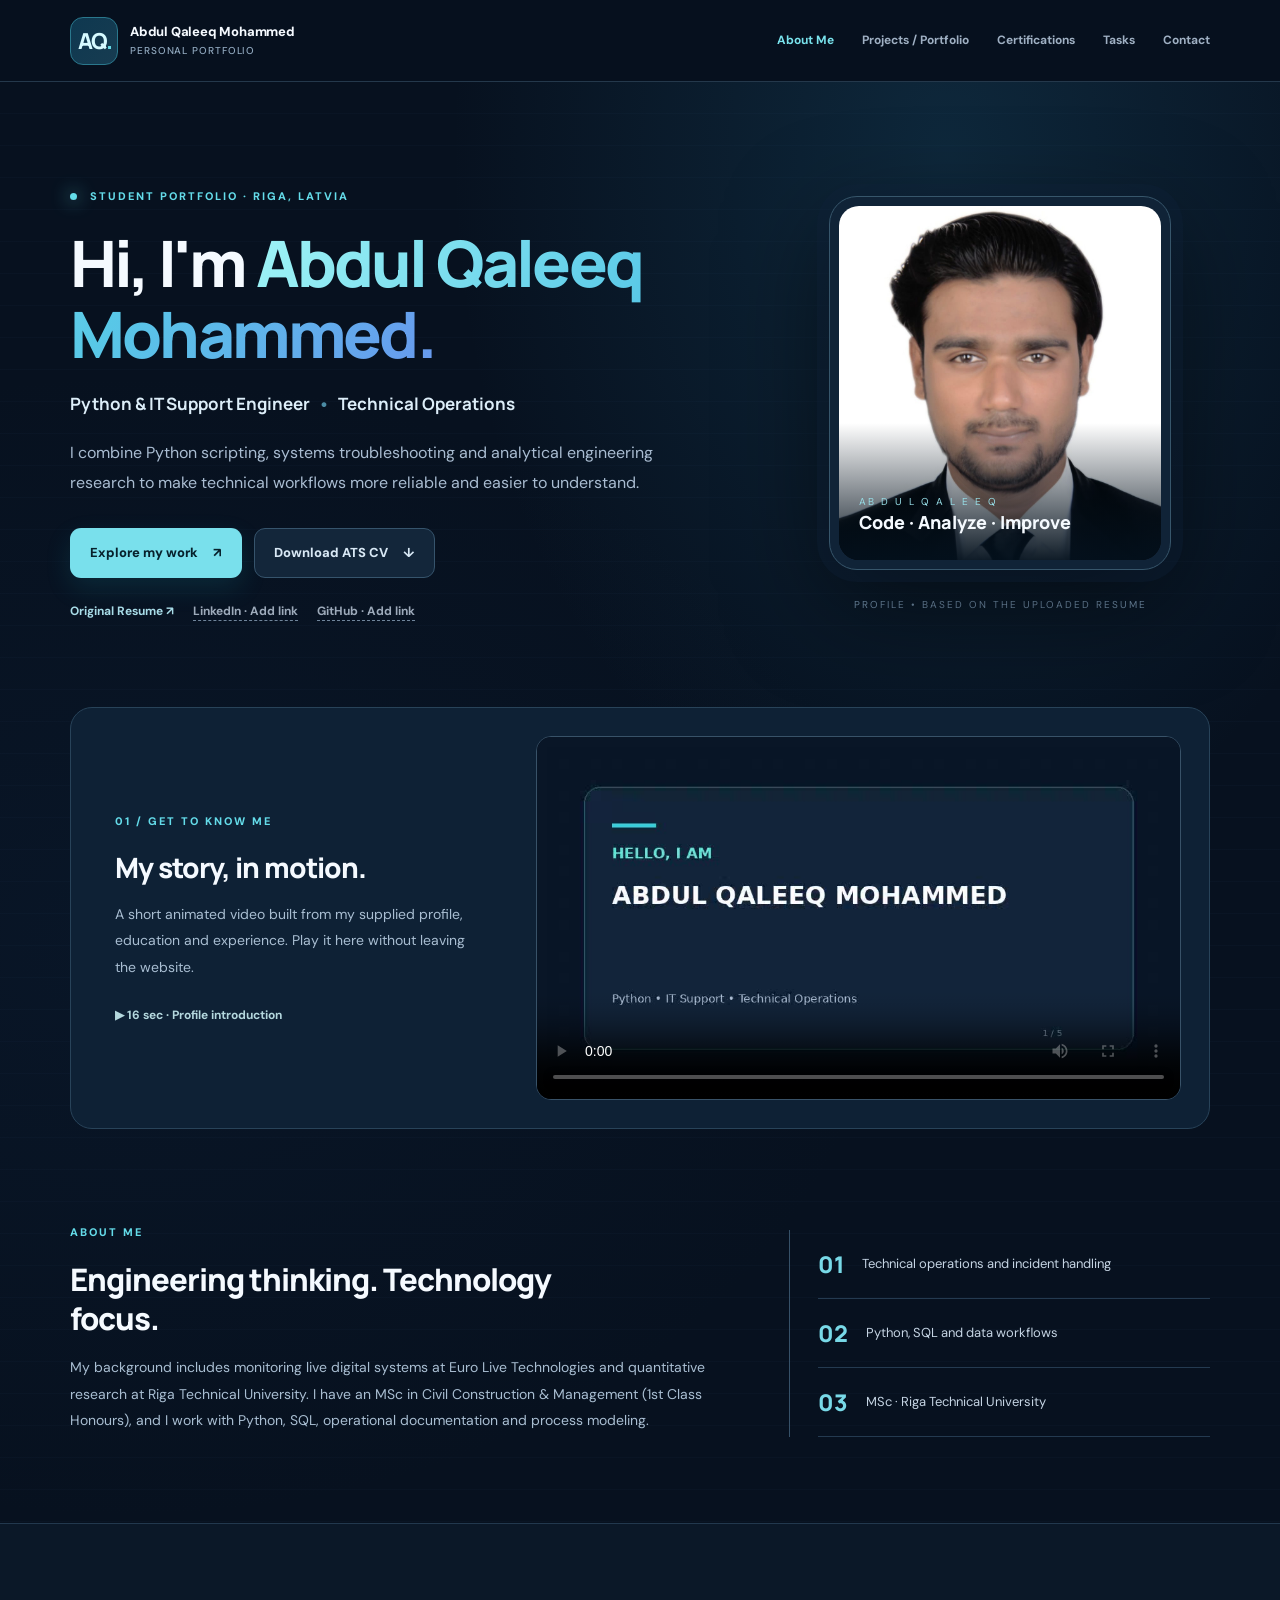
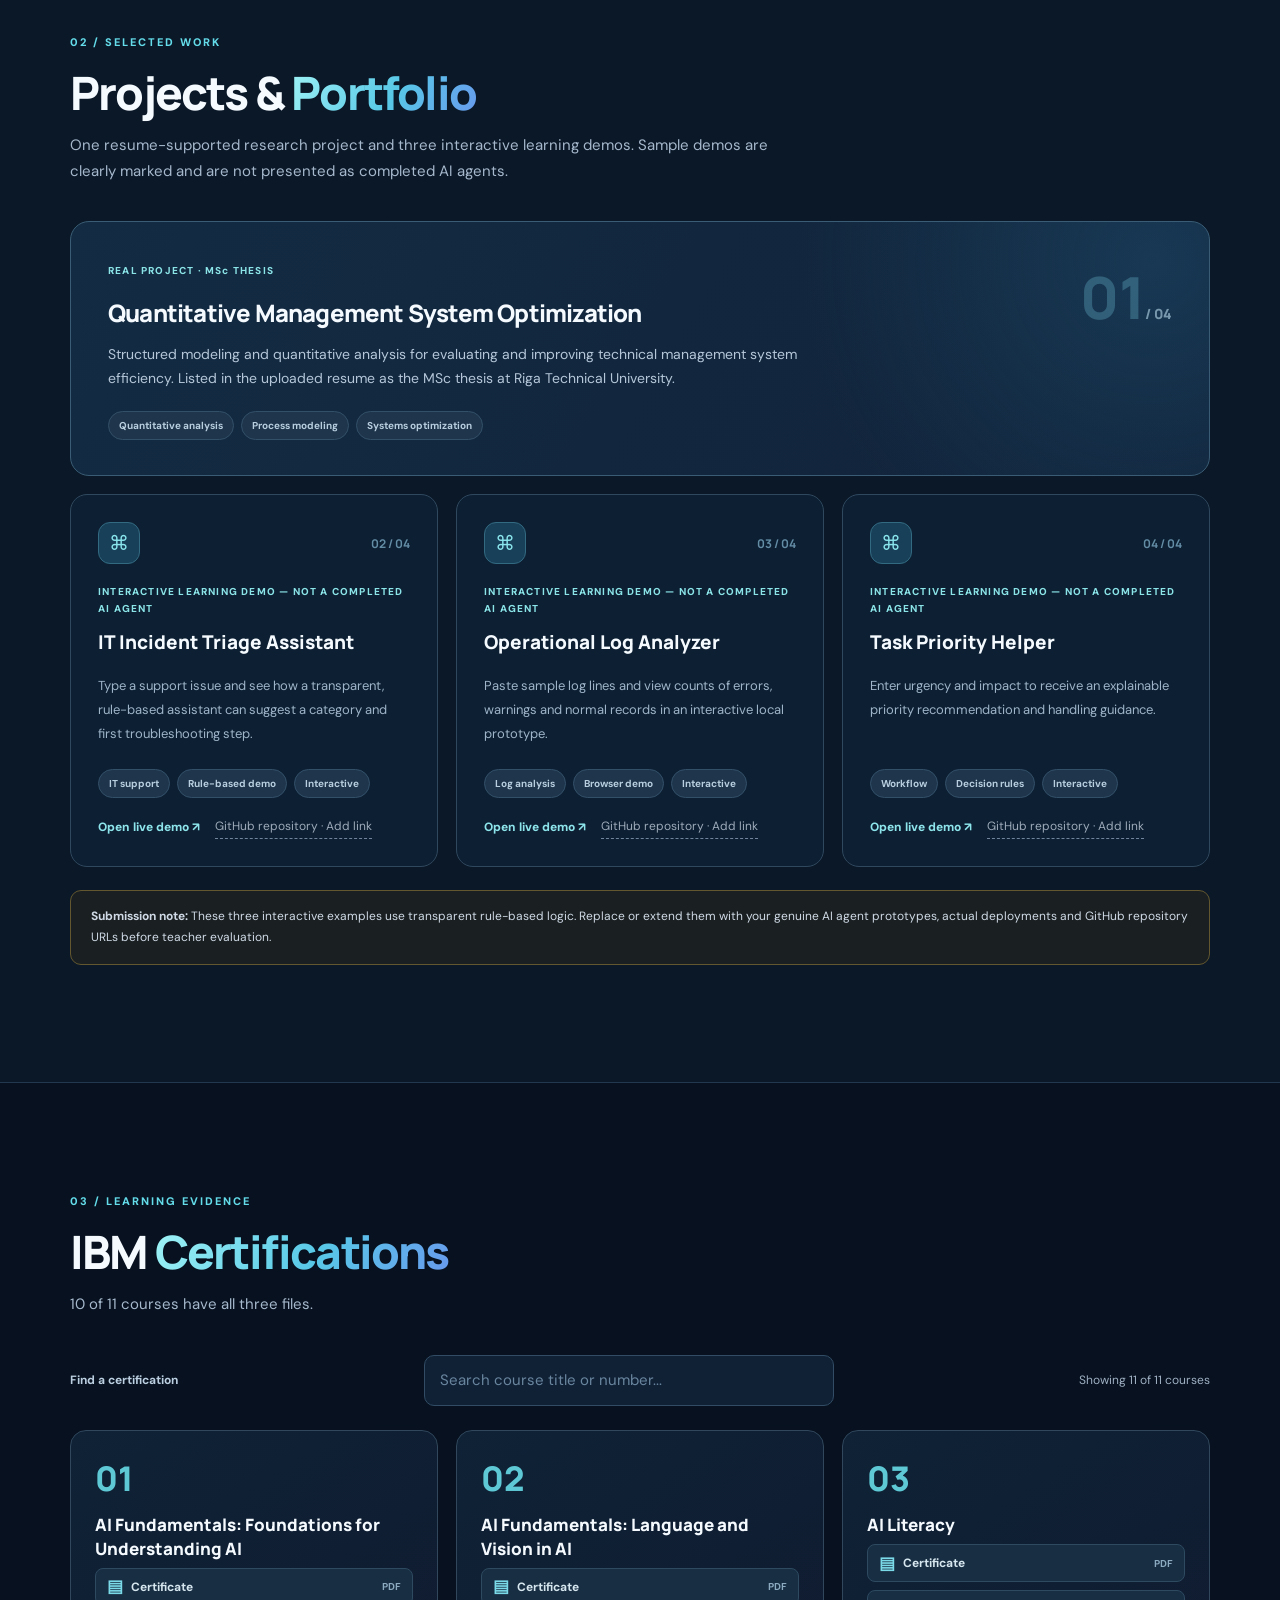
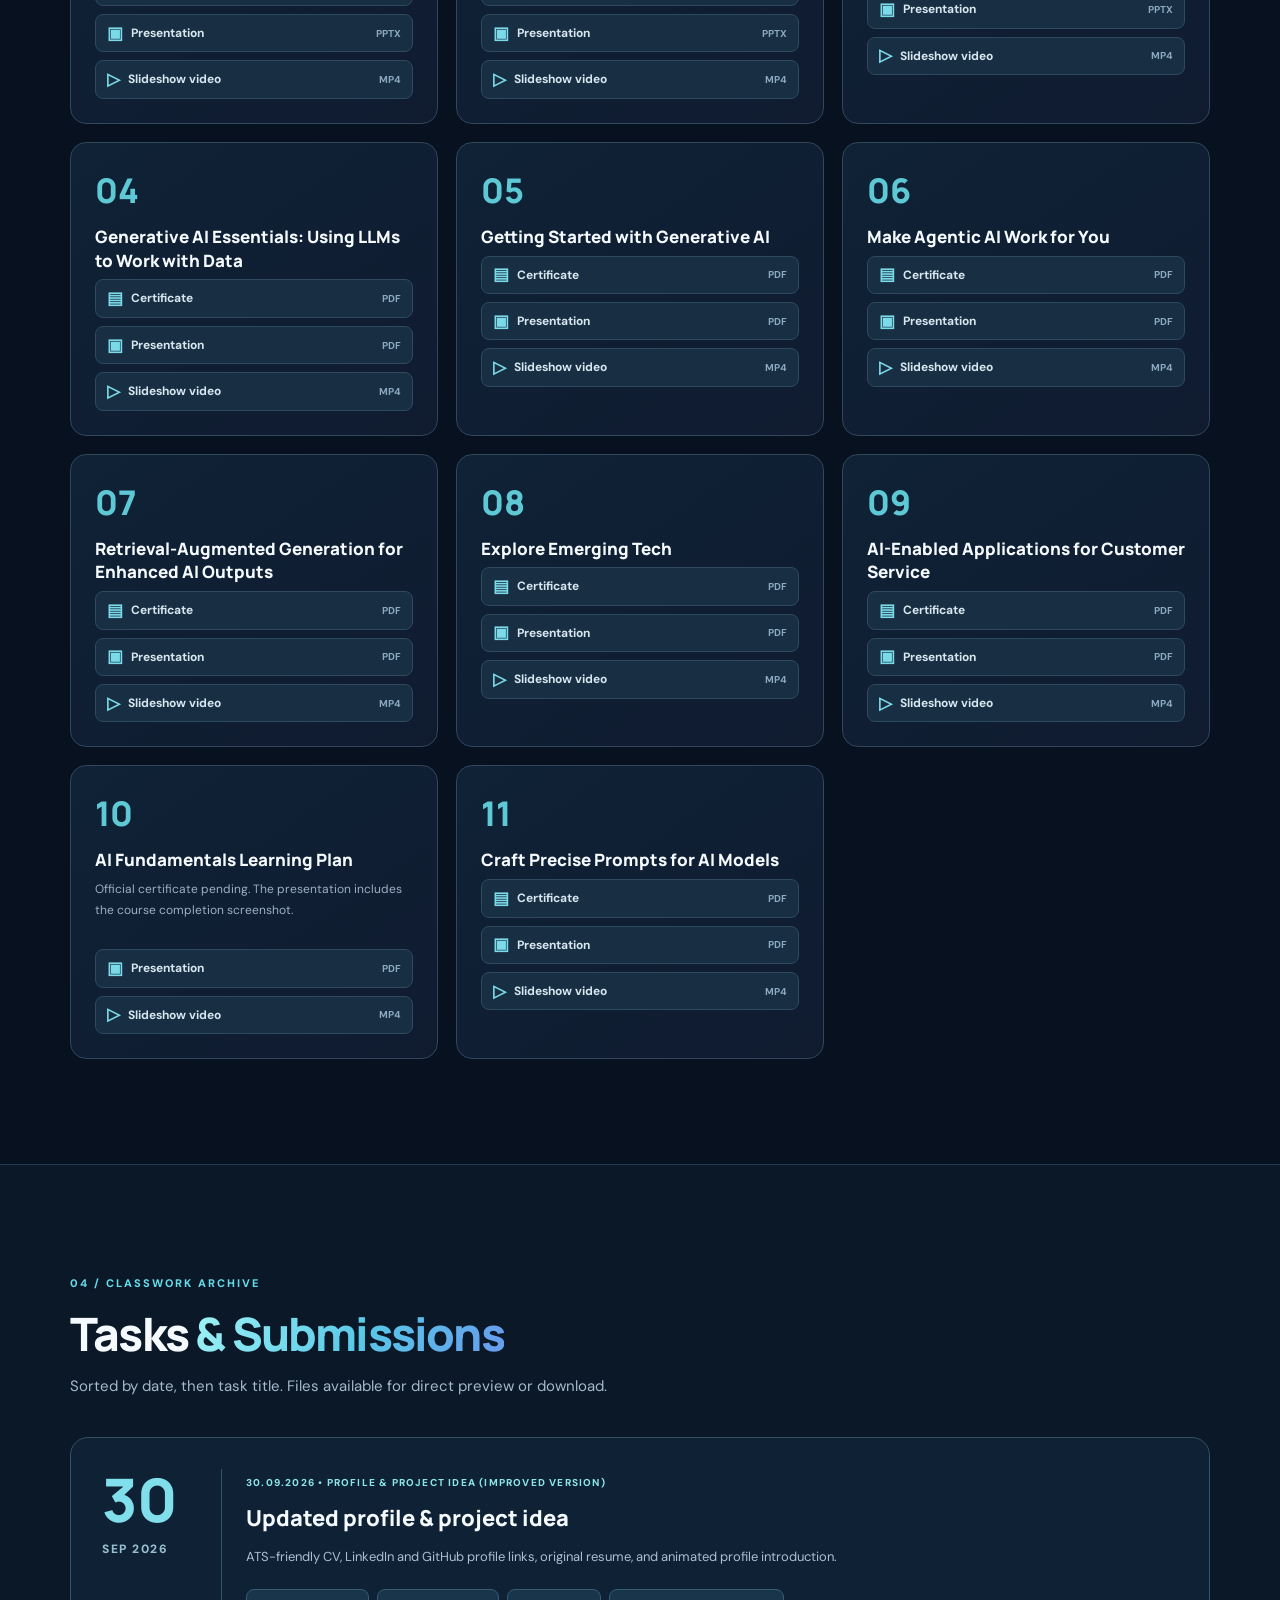
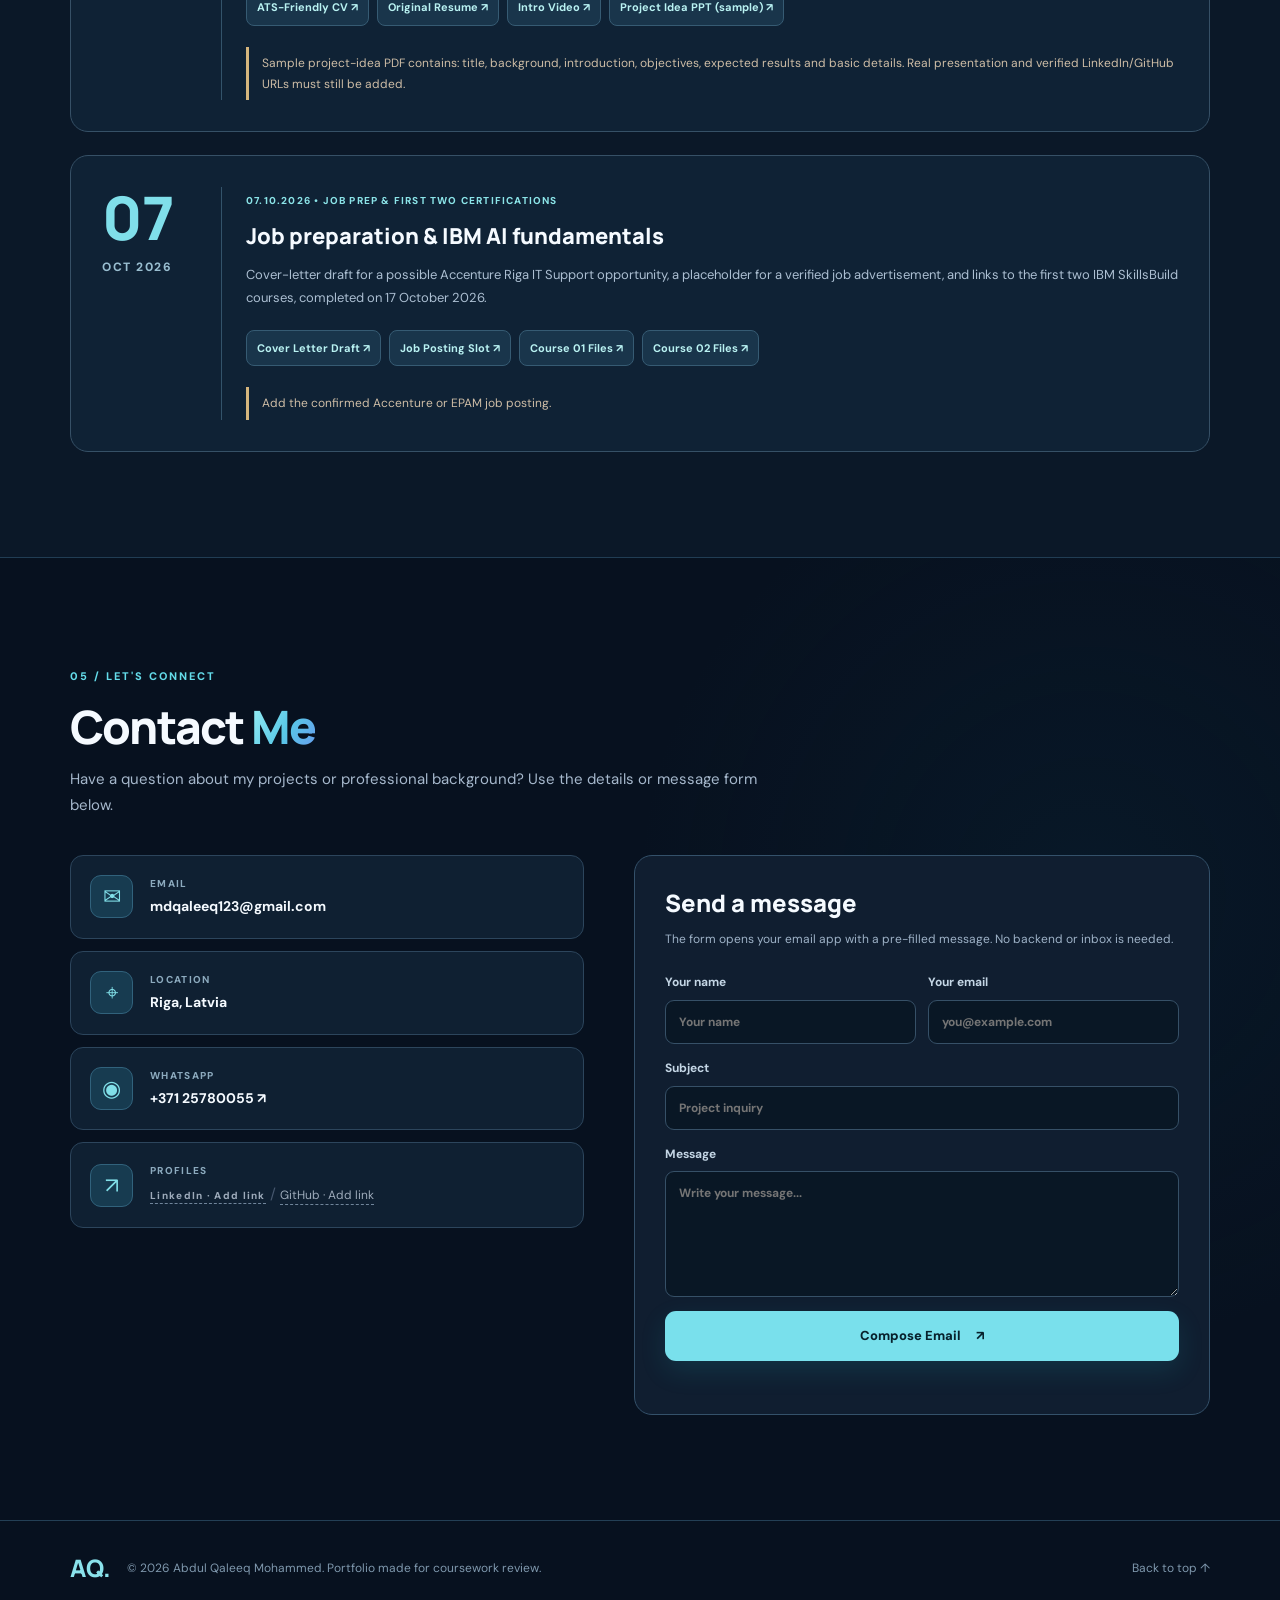
<file: index.html>
<!doctype html>
<html lang="en">
<head>
  <meta charset="utf-8"/>
  <meta name="viewport" content="width=device-width, initial-scale=1"/>
  <meta name="description" content="Abdul Qaleeq Mohammed: Python, IT support and student portfolio with projects, IBM course evidence, weekly tasks and contact details."/>
  <meta name="theme-color" content="#07111f"/>
  <title>Abdul Qaleeq Mohammed | Student Portfolio</title>
  <link rel="stylesheet" href="assets/style.css"/>
  <script defer src="assets/content.js"></script>
  <script defer src="assets/site.js"></script>
</head>
<body>
  <a class="skip-link" href="#about">Skip to main content</a>
  <header class="site-header">
    <div class="nav-shell container">
      <a class="brand" href="#about" aria-label="Abdul Qaleeq, About Me"><span class="brand-mark">AQ<span>.</span></span><span class="brand-name">Abdul Qaleeq Mohammed<small>Personal portfolio</small></span></a>
      <button type="button" class="menu-toggle" aria-controls="main-menu" aria-expanded="false" aria-label="Toggle navigation"><span></span><span></span><span></span></button>
      <nav class="main-menu" id="main-menu" aria-label="Main navigation">
        <a href="#about">About Me</a><a href="#projects">Projects / Portfolio</a><a href="#certifications">Certifications</a><a href="#tasks">Tasks</a><a href="#contact">Contact</a>
      </nav>
    </div>
  </header>
  <main>
    <section id="about" class="hero section-pattern">
      <div class="container hero-grid">
        <div class="hero-copy reveal">
          <div class="eyebrow"><span class="sparkle"></span> STUDENT PORTFOLIO · RIGA, LATVIA</div>
          <h1>Hi, I'm <span class="gradient-text">Abdul Qaleeq Mohammed.</span></h1>
          <h2>Python &amp; IT Support Engineer <span class="muted-dot">•</span> Technical Operations</h2>
          <p class="lead">I combine Python scripting, systems troubleshooting and analytical engineering research to make technical workflows more reliable and easier to understand.</p>
          <div class="cta-row"><a class="btn primary" href="#projects">Explore my work <span aria-hidden="true">↗</span></a><a class="btn ghost" href="files/cv/Abdul_Qaleeq_ATS_CV.pdf" download>Download ATS CV <span aria-hidden="true">↓</span></a></div>
          <div class="social-row"><a href="files/cv/Original_Resume.pdf" target="_blank" rel="noopener">Original Resume ↗</a><span class="social-slot" id="social-linkedin"></span><span class="social-slot" id="social-github"></span></div>
        </div>
        <div class="profile-area reveal">
          <div class="portrait-frame"><img src="assets/portrait.jpg" alt="Portrait of Abdul Qaleeq Mohammed" loading="eager"/><div class="portrait-label"><span>AB D U L  Q A L E E Q</span><strong>Code · Analyze · Improve</strong></div></div>
          <div class="tiny-note">PROFILE • BASED ON THE UPLOADED RESUME</div>
        </div>
      </div>
      <div class="container intro-panel reveal">
        <div class="intro-copy"><span class="section-kicker">01 / GET TO KNOW ME</span><h3>My story, in motion.</h3><p>A short animated video built from my supplied profile, education and experience. Play it here without leaving the website.</p><span class="duration">▶ 16 sec · Profile introduction</span></div>
        <div class="intro-video-box"><video controls playsinline preload="metadata" poster="assets/intro-poster.jpg" aria-label="Animated introduction video explaining Abdul Qaleeq's profile"><source src="assets/intro-profile.mp4" type="video/mp4"/>Your browser does not support video.</video></div>
      </div>
      <div class="container about-details reveal">
        <div class="summary-block"><span class="section-kicker">ABOUT ME</span><h3>Engineering thinking. Technology focus.</h3><p>My background includes monitoring live digital systems at Euro Live Technologies and quantitative research at Riga Technical University. I have an MSc in Civil Construction &amp; Management (1st Class Honours), and I work with Python, SQL, operational documentation and process modeling.</p></div>
        <div class="highlights"><div><b>01</b><span>Technical operations and incident handling</span></div><div><b>02</b><span>Python, SQL and data workflows</span></div><div><b>03</b><span>MSc · Riga Technical University</span></div></div>
      </div>
    </section>

    <section id="projects" class="section-pad projects-section">
      <div class="container"><div class="section-heading reveal"><div><span class="section-kicker">02 / SELECTED WORK</span><h2>Projects &amp; <span class="gradient-text">Portfolio</span></h2><p>One resume-supported research project and three interactive learning demos. Sample demos are clearly marked and are not presented as completed AI agents.</p></div></div>
        <div class="featured-project reveal"><div><span class="type-label">REAL PROJECT · MSc THESIS</span><h3>Quantitative Management System Optimization</h3><p>Structured modeling and quantitative analysis for evaluating and improving technical management system efficiency. Listed in the uploaded resume as the MSc thesis at Riga Technical University.</p><div class="tag-row"><span>Quantitative analysis</span><span>Process modeling</span><span>Systems optimization</span></div></div><div class="project-number">01<span>/ 04</span></div></div>
        <div class="project-grid" id="prototype-cards"></div>
        <p class="integrity-note"><strong>Submission note:</strong> These three interactive examples use transparent rule-based logic. Replace or extend them with your genuine AI agent prototypes, actual deployments and GitHub repository URLs before teacher evaluation.</p>
      </div>
    </section>

    <section id="certifications" class="section-pad cert-section">
      <div class="container"><div class="section-heading reveal"><div><span class="section-kicker">03 / LEARNING EVIDENCE</span><h2>IBM <span class="gradient-text">Certifications</span></h2><p id="cert-progress"></p></div></div>
        <div class="cert-toolbar"><label for="cert-search">Find a certification</label><input id="cert-search" type="search" autocomplete="off" placeholder="Search course title or number..."/><span id="cert-count" aria-live="polite"></span></div>
        <div class="cert-grid" id="certificate-cards"></div><div id="cert-empty" class="empty-state" hidden>No matching course found.</div>
      </div>
    </section>

    <section id="tasks" class="section-pad tasks-section">
      <div class="container"><div class="section-heading reveal"><div><span class="section-kicker">04 / CLASSWORK ARCHIVE</span><h2>Tasks <span class="gradient-text">&amp; Submissions</span></h2><p>Sorted by date, then task title. Files available for direct preview or download.</p></div></div>
        <div class="task-timeline">
          <article class="task-card reveal"><div class="task-date"><strong>30</strong><span>SEP 2026</span></div><div class="task-body"><span class="type-label">30.09.2026 • PROFILE &amp; PROJECT IDEA (IMPROVED VERSION)</span><h3>Updated profile &amp; project idea</h3><p>ATS-friendly CV, LinkedIn and GitHub profile links, original resume, and animated profile introduction.</p><div class="task-attachments"><a href="files/cv/Abdul_Qaleeq_ATS_CV.pdf" target="_blank">ATS-Friendly CV ↗</a><a href="files/cv/Original_Resume.pdf" target="_blank">Original Resume ↗</a><a href="assets/intro-profile.mp4" target="_blank">Intro Video ↗</a><a href="files/tasks/30-09-2026-Project-Idea-SAMPLE.pptx" download>Project Idea PPT (sample) ↗</a></div><div class="task-check">Sample project-idea PDF contains: title, background, introduction, objectives, expected results and basic details. Real presentation and verified LinkedIn/GitHub URLs must still be added.</div></div></article>
          <article class="task-card reveal"><div class="task-date"><strong>07</strong><span>OCT 2026</span></div><div class="task-body"><span class="type-label">07.10.2026 • JOB PREP &amp; FIRST TWO CERTIFICATIONS</span><h3>Job preparation &amp; IBM AI fundamentals</h3><p>Cover-letter draft for a possible Accenture Riga IT Support opportunity, a placeholder for a verified job advertisement, and links to the first two IBM SkillsBuild courses, completed on 17 October 2026.</p><div class="task-attachments"><a href="files/tasks/07-10-2026-Cover-Letter-DRAFT.pdf" target="_blank">Cover Letter Draft ↗</a><a href="files/tasks/07-10-2026-Job-Posting-PLACEHOLDER.pdf" target="_blank">Job Posting Slot ↗</a><a href="#certifications" data-focus-cert="1">Course 01 Files ↗</a><a href="#certifications" data-focus-cert="2">Course 02 Files ↗</a></div><div class="task-check">Add the confirmed Accenture or EPAM job posting.</div></div></article>
        </div>
      </div>
    </section>

    <section id="contact" class="section-pad contact-section"><div class="container"><div class="section-heading reveal"><div><span class="section-kicker">05 / LET'S CONNECT</span><h2>Contact <span class="gradient-text">Me</span></h2><p>Have a question about my projects or professional background? Use the details or message form below.</p></div></div>
        <div class="contact-grid"><div class="contact-details reveal"><div class="contact-item"><div class="icon-box">✉</div><div><span>EMAIL</span><a href="mailto:mdqaleeq123@gmail.com">mdqaleeq123@gmail.com</a></div></div><div class="contact-item"><div class="icon-box">⌖</div><div><span>LOCATION</span><strong>Riga, Latvia</strong></div></div><div class="contact-item"><div class="icon-box">◉</div><div><span>WHATSAPP</span><a href="https://wa.me/37125780055" target="_blank" rel="noopener">+371 25780055 ↗</a></div></div><div class="contact-item"><div class="icon-box">↗</div><div><span>PROFILES</span><span id="contact-socials">LinkedIn &amp; GitHub links need to be added</span></div></div></div>
          <form class="contact-form reveal" id="contact-form"><h3>Send a message</h3><p>The form opens your email app with a pre-filled message. No backend or inbox is needed.</p><div class="form-row"><label>Your name<input name="name" required maxlength="120" placeholder="Your name"/></label><label>Your email<input name="email" required type="email" maxlength="150" placeholder="you@example.com"/></label></div><label>Subject<input name="subject" required maxlength="160" placeholder="Project inquiry"/></label><label>Message<textarea name="message" required minlength="5" maxlength="4000" rows="5" placeholder="Write your message..."></textarea></label><button class="btn primary" type="submit">Compose Email <span aria-hidden="true">↗</span></button><p id="form-status" class="form-status" aria-live="polite"></p></form>
        </div>
      </div></section>
  </main>
  <footer class="site-footer"><div class="container footer-line"><div><strong>AQ.</strong><span>© 2026 Abdul Qaleeq Mohammed. Portfolio made for coursework review.</span></div><a href="#about">Back to top ↑</a></div></footer>
  <div class="toast" id="toast" role="status" aria-live="polite"></div>
</body>
</html>
</file>
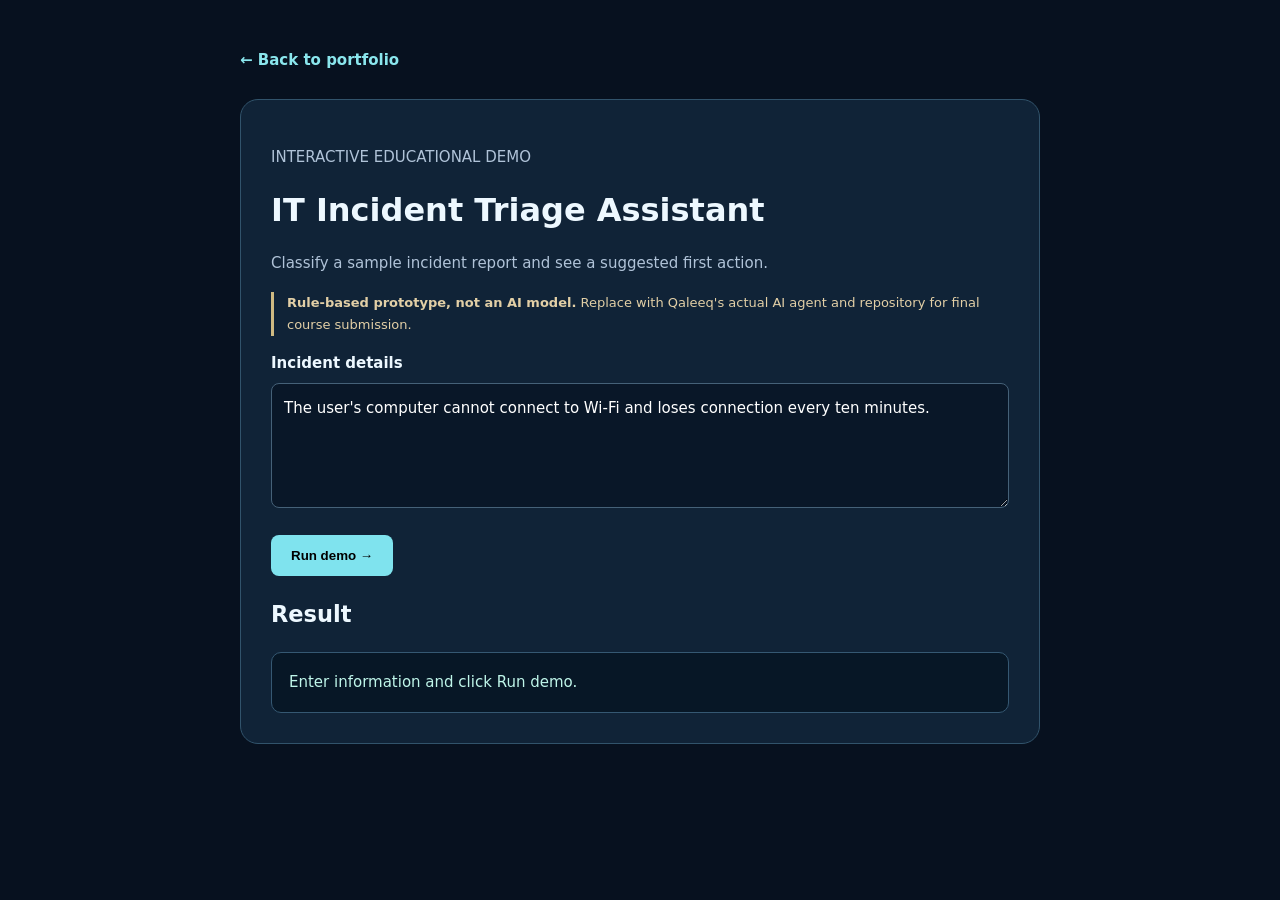
<file: demos/incident-triage.html>
<!doctype html><html lang="en"><head><meta charset="utf-8"/><meta name="viewport" content="width=device-width, initial-scale=1"/><title>IT Incident Triage Assistant | Qaleeq Demo</title><style>*{box-sizing:border-box}body{margin:0;background:#07111f;color:#edf8ff;font:15px/1.7 system-ui,Arial,sans-serif}.shell{max-width:840px;margin:48px auto;padding:0 20px}.back{color:#8ae6ed;text-decoration:none;font-weight:700}.panel{background:#102337;border:1px solid #31536b;padding:30px;border-radius:18px;margin-top:25px}h1{font-size:32px;line-height:1.2}p{color:#b0c3d8}label{display:block;margin:15px 0 7px;font-weight:650}input,textarea,select{width:100%;padding:12px;background:#091728;border:1px solid #456178;border-radius:8px;color:white;font:inherit}textarea{min-height:125px}button{background:#7fe3ee;border:0;border-radius:8px;padding:13px 20px;margin:18px 0 0;font-weight:800;cursor:pointer}pre,.output{white-space:pre-wrap;background:#071726;border:1px solid #355872;border-radius:10px;padding:17px;color:#bff6ea}.warning{border-left:3px solid #cfba82;padding-left:13px;color:#e2cfa6;font-size:13px}</style></head><body><main class="shell"><a class="back" href="../index.html#projects">← Back to portfolio</a><div class="panel"><p>INTERACTIVE EDUCATIONAL DEMO</p><h1>IT Incident Triage Assistant</h1><p>Classify a sample incident report and see a suggested first action.</p><p class="warning"><b>Rule-based prototype, not an AI model.</b> Replace with Qaleeq's actual AI agent and repository for final course submission.</p><label for="issue">Incident details</label><textarea id="issue">The user's computer cannot connect to Wi-Fi and loses connection every ten minutes.</textarea><button id="run" type="button">Run demo →</button><h2>Result</h2><div class="output" id="output" aria-live="polite">Enter information and click Run demo.</div></div></main><script>document.getElementById('run').onclick=()=>{const s=document.getElementById('issue').value.toLowerCase();let c='General technical support',a='Record the symptoms, reproduction steps and system status.';if(/wifi|wi-fi|network|internet|connect/.test(s)){c='Network connectivity';a='Check connectivity status, restart the adapter if authorized, and gather error logs.'}else if(/password|login|account|authentication/.test(s)){c='Access / account issue';a='Confirm account status and follow approved identity verification and reset procedures.'}else if(/crash|error|software|app/.test(s)){c='Software incident';a='Capture error message, recent changes and application version; escalate if needed.'}document.getElementById('output').textContent='Category: '+c+'\nSuggested first step: '+a+'\nPriority: requires human evaluation.';}</script></body></html>
</file>
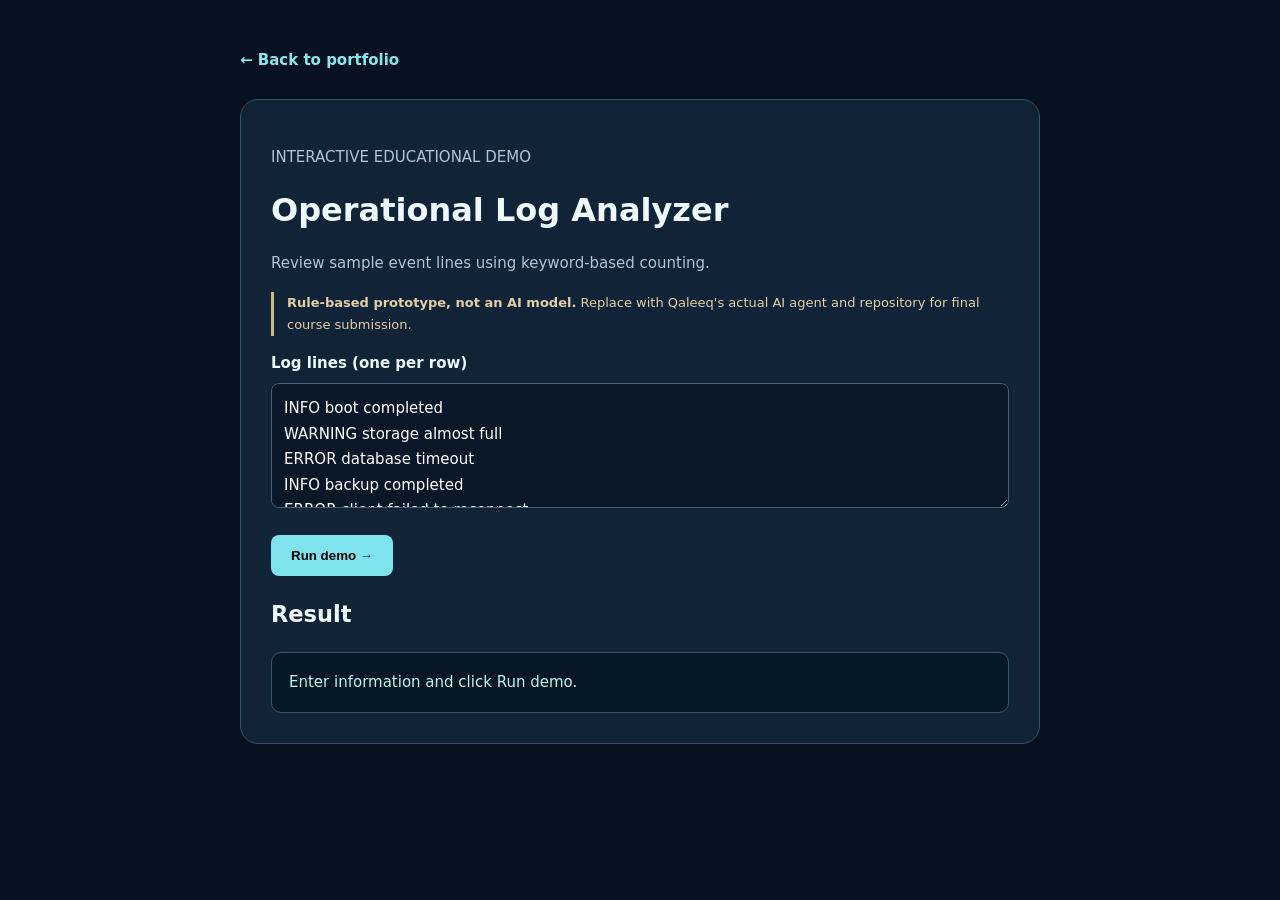
<file: demos/log-analyzer.html>
<!doctype html><html lang="en"><head><meta charset="utf-8"/><meta name="viewport" content="width=device-width, initial-scale=1"/><title>Operational Log Analyzer | Qaleeq Demo</title><style>*{box-sizing:border-box}body{margin:0;background:#07111f;color:#edf8ff;font:15px/1.7 system-ui,Arial,sans-serif}.shell{max-width:840px;margin:48px auto;padding:0 20px}.back{color:#8ae6ed;text-decoration:none;font-weight:700}.panel{background:#102337;border:1px solid #31536b;padding:30px;border-radius:18px;margin-top:25px}h1{font-size:32px;line-height:1.2}p{color:#b0c3d8}label{display:block;margin:15px 0 7px;font-weight:650}input,textarea,select{width:100%;padding:12px;background:#091728;border:1px solid #456178;border-radius:8px;color:white;font:inherit}textarea{min-height:125px}button{background:#7fe3ee;border:0;border-radius:8px;padding:13px 20px;margin:18px 0 0;font-weight:800;cursor:pointer}pre,.output{white-space:pre-wrap;background:#071726;border:1px solid #355872;border-radius:10px;padding:17px;color:#bff6ea}.warning{border-left:3px solid #cfba82;padding-left:13px;color:#e2cfa6;font-size:13px}</style></head><body><main class="shell"><a class="back" href="../index.html#projects">← Back to portfolio</a><div class="panel"><p>INTERACTIVE EDUCATIONAL DEMO</p><h1>Operational Log Analyzer</h1><p>Review sample event lines using keyword-based counting.</p><p class="warning"><b>Rule-based prototype, not an AI model.</b> Replace with Qaleeq's actual AI agent and repository for final course submission.</p><label for="logs">Log lines (one per row)</label><textarea id="logs">INFO boot completed&#10;WARNING storage almost full&#10;ERROR database timeout&#10;INFO backup completed&#10;ERROR client failed to reconnect</textarea><button id="run" type="button">Run demo →</button><h2>Result</h2><div class="output" id="output" aria-live="polite">Enter information and click Run demo.</div></div></main><script>document.getElementById('run').onclick=()=>{const a=document.getElementById('logs').value.split(/\r?\n/).filter(Boolean);const c={ERROR:0,WARNING:0,INFO:0,OTHER:0};for(const line of a){const x=line.toUpperCase();if(x.includes('ERROR'))c.ERROR++;else if(x.includes('WARNING')||x.includes('WARN'))c.WARNING++;else if(x.includes('INFO'))c.INFO++;else c.OTHER++;}document.getElementById('output').textContent='Total lines: '+a.length+'\nErrors: '+c.ERROR+'\nWarnings: '+c.WARNING+'\nInformation: '+c.INFO+'\nOther: '+c.OTHER+'\n\nRule used: plain keyword matching.';}</script></body></html>
</file>
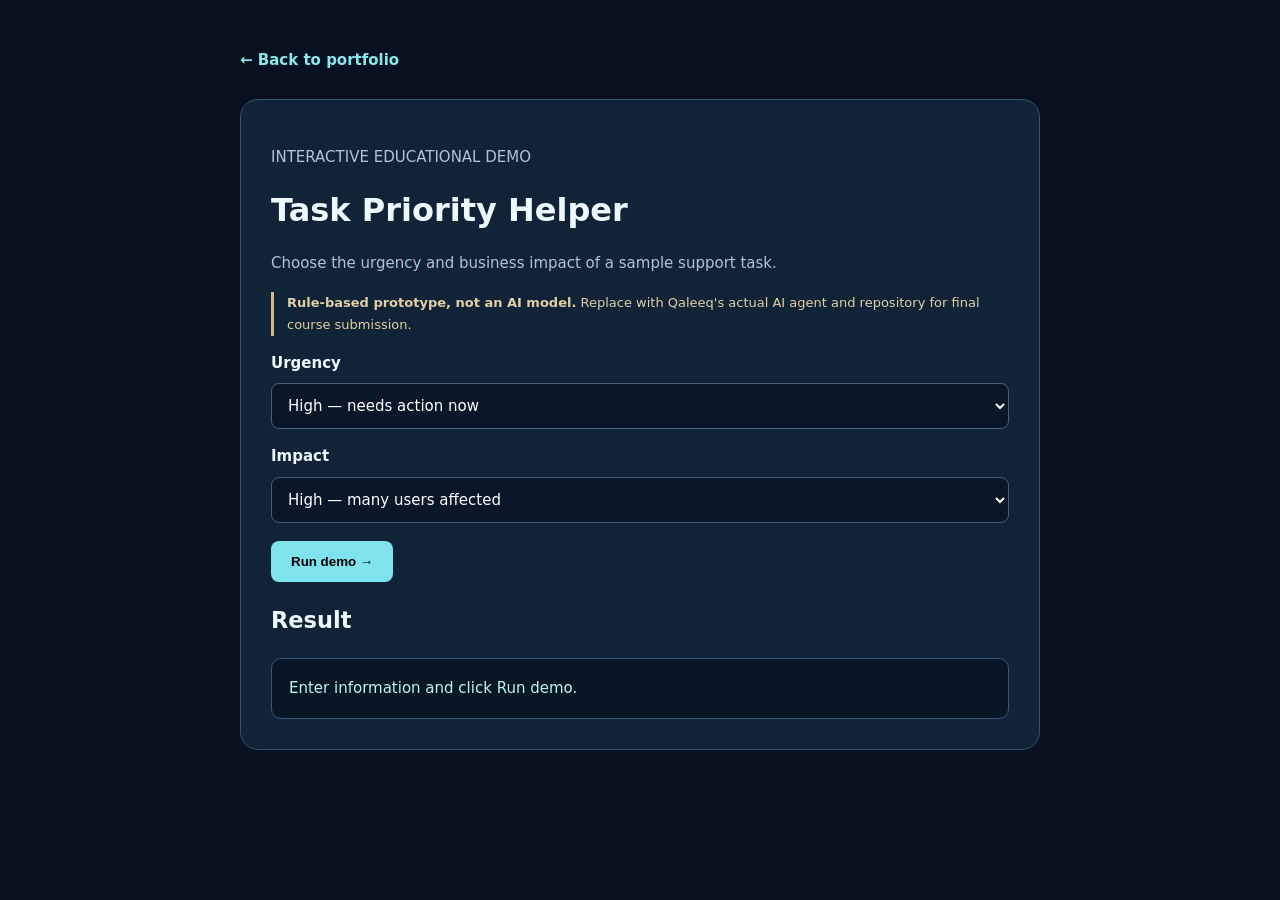
<file: demos/task-priority.html>
<!doctype html><html lang="en"><head><meta charset="utf-8"/><meta name="viewport" content="width=device-width, initial-scale=1"/><title>Task Priority Helper | Qaleeq Demo</title><style>*{box-sizing:border-box}body{margin:0;background:#07111f;color:#edf8ff;font:15px/1.7 system-ui,Arial,sans-serif}.shell{max-width:840px;margin:48px auto;padding:0 20px}.back{color:#8ae6ed;text-decoration:none;font-weight:700}.panel{background:#102337;border:1px solid #31536b;padding:30px;border-radius:18px;margin-top:25px}h1{font-size:32px;line-height:1.2}p{color:#b0c3d8}label{display:block;margin:15px 0 7px;font-weight:650}input,textarea,select{width:100%;padding:12px;background:#091728;border:1px solid #456178;border-radius:8px;color:white;font:inherit}textarea{min-height:125px}button{background:#7fe3ee;border:0;border-radius:8px;padding:13px 20px;margin:18px 0 0;font-weight:800;cursor:pointer}pre,.output{white-space:pre-wrap;background:#071726;border:1px solid #355872;border-radius:10px;padding:17px;color:#bff6ea}.warning{border-left:3px solid #cfba82;padding-left:13px;color:#e2cfa6;font-size:13px}</style></head><body><main class="shell"><a class="back" href="../index.html#projects">← Back to portfolio</a><div class="panel"><p>INTERACTIVE EDUCATIONAL DEMO</p><h1>Task Priority Helper</h1><p>Choose the urgency and business impact of a sample support task.</p><p class="warning"><b>Rule-based prototype, not an AI model.</b> Replace with Qaleeq's actual AI agent and repository for final course submission.</p><label for="urgency">Urgency</label><select id="urgency"><option value="3">High — needs action now</option><option value="2">Medium — action today</option><option value="1">Low — can be scheduled</option></select><label for="impact">Impact</label><select id="impact"><option value="3">High — many users affected</option><option value="2">Medium — small group affected</option><option value="1">Low — one user affected</option></select><button id="run" type="button">Run demo →</button><h2>Result</h2><div class="output" id="output" aria-live="polite">Enter information and click Run demo.</div></div></main><script>document.getElementById('run').onclick=()=>{const u=Number(document.getElementById('urgency').value),i=Number(document.getElementById('impact').value),s=u*i;const level=s>=7?'P1 · Critical':s>=4?'P2 · High':s>=2?'P3 · Medium':'P4 · Low';const action=s>=7?'Notify an incident owner immediately.':s>=4?'Assign to the support queue for prompt handling.':'Schedule and review according to support policy.';document.getElementById('output').textContent='Priority: '+level+'\nRule score: '+s+' (urgency × impact)\nSuggested handling: '+action+'\n\nThis is a basic example, not an organizational SLA.';}</script></body></html>
</file>
<file: assets/style.css>
@import url('https://fonts.googleapis.com/css2?family=DM+Sans:wght@400;500;600;700&family=Manrope:wght@400;500;600;700;800&display=swap');
:root{--bg:#07111f;--bg2:#0b1729;--surface:#101f32;--surface2:#14283e;--line:#263a52;--muted:#a3b5c9;--white:#f5faff;--accent:#64dcea;--accent2:#3b8fea;--yellow:#d7c58f}
*{box-sizing:border-box}html{scroll-behavior:smooth;scroll-padding-top:100px}body{margin:0;background:var(--bg);color:var(--white);font:15px/1.7 'DM Sans',sans-serif;-webkit-font-smoothing:antialiased}a{color:inherit;text-decoration:none}button,input,textarea{font:inherit}button,a,input,textarea{outline-offset:4px}img,video{max-width:100%;display:block}.container{width:min(1140px,calc(100% - 44px));margin:auto}.section-pad{padding:105px 0}.skip-link{position:absolute;z-index:99;top:-80px;left:15px;background:#fff;color:#000;padding:10px}.skip-link:focus{top:15px}
.site-header{height:82px;position:sticky;top:0;z-index:40;background:#07111fe9;border-bottom:1px solid #24384b;backdrop-filter:blur(20px)}.nav-shell{height:100%;display:flex;justify-content:space-between;align-items:center;gap:28px}.brand{display:flex;align-items:center;gap:12px;flex-shrink:0}.brand-mark{background:linear-gradient(135deg,#0e3850,#173c51);border:1px solid #2a788d;border-radius:13px;color:#d6faff;display:flex;align-items:center;justify-content:center;font:800 22px Manrope,sans-serif;width:48px;height:48px;letter-spacing:-2px}.brand-mark span{color:#67dbe7}.brand-name{font-weight:800;font-size:13px;line-height:1.3;letter-spacing:-.2px}.brand-name small{font-size:10px;color:#91a9bf;font-weight:500;display:block;letter-spacing:.9px;text-transform:uppercase;margin-top:4px}.main-menu{display:flex;align-items:center;gap:28px}.main-menu a{font-size:12px;color:#9fb0c3;font-weight:700;transition:.2s}.main-menu a:hover,.main-menu a.active{color:#79e3ed}.menu-toggle{display:none}
.hero{padding:105px 0 75px;position:relative;overflow:hidden}.section-pattern{background-image:radial-gradient(ellipse at 74% 5%,rgba(35,108,144,.25),transparent 37%),radial-gradient(ellipse at 10% 60%,rgba(19,49,86,.15),transparent 47%),linear-gradient(transparent 97%,rgba(72,129,164,.035) 98%);background-size:auto,auto,100% 32px}.hero-grid{display:grid;grid-template-columns:1.25fr .8fr;gap:65px;align-items:center}.hero-copy{max-width:685px}.eyebrow,.section-kicker{color:var(--accent);font-size:11px;font-weight:800;letter-spacing:2px;text-transform:uppercase}.sparkle{display:inline-block;width:7px;height:7px;border-radius:50%;background:var(--accent);box-shadow:0 0 18px var(--accent);margin-right:8px}.hero h1{font:800 clamp(43px,5vw,67px)/1.12 Manrope,sans-serif;letter-spacing:-2.8px;margin:21px 0}.gradient-text{background:linear-gradient(120deg,#a0f4f6,#58c8e7 55%,#6899ee);background-clip:text;-webkit-background-clip:text;color:transparent}.hero h2{font:700 17px/1.5 Manrope,sans-serif;color:#ddeef9;margin:0 0 21px}.muted-dot{color:#4b8ba4;padding:0 5px}.lead{color:#a9bcd1;font-size:16px;max-width:590px;line-height:1.9}.cta-row{display:flex;gap:12px;flex-wrap:wrap;margin:30px 0 23px}.btn{border:1px solid transparent;border-radius:11px;padding:13px 19px;display:inline-flex;gap:15px;align-items:center;justify-content:center;font-size:13px;font-weight:800;cursor:pointer;transition:transform .2s,background .2s,border .2s}.btn:hover{transform:translateY(-2px)}.primary{background:#79e0ec;color:#07212c;box-shadow:0 10px 27px #1cbfc822}.primary:hover{background:#adf6fa}.ghost{background:#13263a;border-color:#36546c;color:#d8e8f5}.ghost:hover{background:#1b344c}.social-row{display:flex;gap:19px;flex-wrap:wrap;align-items:center;font-size:12px;font-weight:700;color:#a8dce8}.social-row a:hover,.contact-details a:hover{color:white}.missing-link{color:#9daaba!important;cursor:not-allowed;border-bottom:1px dashed #70859b;padding-bottom:1px;font-size:12px}.social-sep{color:#46576e}.portrait-frame{position:relative;margin:auto;border:1px solid #37566b;background:#102337;border-radius:28px;max-width:342px;padding:9px;box-shadow:0 0 0 12px #10233b55,0 30px 100px #0008}.portrait-frame img{width:100%;aspect-ratio:4/4.4;object-fit:cover;object-position:center top;border-radius:20px;filter:saturate(.9)}.portrait-label{position:absolute;bottom:9px;left:9px;right:9px;background:linear-gradient(transparent,#03101cf2);border-radius:0 0 20px 20px;padding:70px 20px 22px}.portrait-label span{display:block;letter-spacing:2px;font-size:10px;color:#96dce5}.portrait-label strong{font:800 18px Manrope,sans-serif}.tiny-note{font-size:10px;text-align:center;margin-top:26px;color:#7592ad;letter-spacing:2px}
.intro-panel{margin-top:85px;display:grid;grid-template-columns:.8fr 1.3fr;gap:40px;align-items:center;padding:28px;background:#0e2135;border:1px solid #284359;border-radius:22px}.intro-copy{padding:12px 12px 12px 16px}.intro-copy h3,.summary-block h3{font:800 28px/1.26 Manrope,sans-serif;letter-spacing:-1px;margin:16px 0}.intro-copy p,.summary-block p{color:#a9bed2;font-size:14px;line-height:1.9}.duration{display:inline-block;color:#b4d8de;font-size:12px;margin-top:10px;font-weight:700}.intro-video-box{border-radius:15px;overflow:hidden;border:1px solid #385268;background:#07111f}.intro-video-box video{width:100%;aspect-ratio:16/9;object-fit:contain}.about-details{display:grid;grid-template-columns:1.3fr .85fr;gap:75px;padding-top:90px;align-items:center}.summary-block{max-width:680px}.summary-block h3{font-size:31px;max-width:500px}.highlights{border-left:1px solid #365168;padding-left:28px}.highlights div{display:flex;gap:18px;align-items:center;border-bottom:1px solid #243a50;padding:18px 0}.highlights b{font:800 23px Manrope,sans-serif;color:#78d9e7}.highlights span{font-size:13px;color:#c5d4e3}
.projects-section{background:#0b1828;border-top:1px solid #22384e;border-bottom:1px solid #22384e}.section-heading{display:flex;justify-content:space-between;gap:20px;align-items:end;margin-bottom:37px}.section-heading h2{font:800 clamp(30px,4vw,46px)/1.15 Manrope,sans-serif;letter-spacing:-1.8px;margin:13px 0}.section-heading p{color:#a6b8cc;max-width:700px;margin:0}.featured-project{display:flex;justify-content:space-between;gap:30px;padding:35px 37px;border:1px solid #3a5d75;border-radius:19px;background:radial-gradient(circle at 95% 15%,#20527372,transparent 32%),linear-gradient(120deg,#132c43,#112239)}.type-label{font-size:10px;letter-spacing:1.2px;color:#8be4e8;font-weight:800}.featured-project h3{font:800 24px Manrope,sans-serif;letter-spacing:-.8px;margin:13px 0}.featured-project p{max-width:750px;color:#b5c7d9;font-size:14px}.tag-row{display:flex;gap:7px;flex-wrap:wrap;margin-top:21px}.tag-row span{background:#1e354b;border:1px solid #335069;color:#b9cfe0;font-size:10px;border-radius:30px;padding:5px 10px;font-weight:700}.project-number{font:800 58px Manrope,sans-serif;color:#6ab6cf55;white-space:nowrap}.project-number span{font-size:14px;color:#7898ad}.project-grid{display:grid;grid-template-columns:repeat(3,1fr);gap:18px;margin-top:18px}.project-card{border:1px solid #30485e;background:#0d2033;border-radius:17px;padding:27px;display:flex;flex-direction:column;min-height:326px;transition:transform .25s,border .25s}.project-card:hover,.cert-card:hover{border-color:#4c8595;transform:translateY(-3px)}.card-top{display:flex;justify-content:space-between;align-items:center;margin-bottom:19px}.card-icon{width:42px;height:42px;border:1px solid #326a82;background:#194059;border-radius:12px;display:flex;align-items:center;justify-content:center;font-size:20px;color:#89e5eb}.project-index{font:700 12px Manrope,sans-serif;color:#638ca5}.project-card h3{font:800 19px/1.4 Manrope,sans-serif;margin:12px 0 5px}.project-card p{font-size:13px;color:#9fb4c9;line-height:1.85;flex-grow:1}.project-card .tag-row{margin:10px 0 18px}.card-actions{display:flex;align-items:center;gap:15px;flex-wrap:wrap;margin-top:auto}.text-link{color:#8de4eb;font-size:12px;font-weight:800}.text-link:hover{color:#fff}.integrity-note,.notice{padding:15px 20px;border-radius:11px;color:#cfdae6;font-size:12px;line-height:1.8;border:1px solid #62572f;background:#3029186c;margin-top:23px}
.cert-section{background:#07111f}.section-aside{display:flex;align-items:center;gap:15px;flex-shrink:0}.section-aside strong{font:800 70px Manrope,sans-serif;color:#67d8e3;line-height:1}.section-aside span{color:#94aabf;font-size:11px;font-weight:700;text-transform:uppercase;letter-spacing:1px}.notice{margin:0 0 25px;border-color:#75532f;background:#372a192b}.cert-toolbar{display:flex;align-items:center;gap:14px;justify-content:space-between;margin-bottom:24px;flex-wrap:wrap}.cert-toolbar label{font-size:12px;color:#bbcfe1;font-weight:700}.cert-toolbar input{width:min(410px,100%);background:#102136;border:1px solid #314c64;color:#effaff;padding:12px 15px;border-radius:10px}.cert-toolbar input::placeholder{color:#69869e}#cert-count{color:#9fb0c3;font-size:12px}.cert-grid{display:grid;grid-template-columns:repeat(3,1fr);gap:18px}.cert-card{display:flex;flex-direction:column;background:linear-gradient(145deg,#0f2236,#101b30);border:1px solid #30475c;border-radius:16px;padding:24px;min-height:258px;transition:transform .25s,border .25s}.cert-top{display:flex;align-items:center;justify-content:space-between}.cert-count{font:800 34px Manrope,sans-serif;color:#5ec9d5}.demo-pill{font-size:9px;color:#eecb9c;letter-spacing:.6px;background:#5c451f45;border:1px solid #8c6c3d6e;padding:4px 8px;border-radius:18px;font-weight:800}.cert-card h3{font:800 17px/1.4 Manrope,sans-serif;margin:12px 0 7px}.cert-card p{color:#9eafc2;font-size:12px;line-height:1.75;margin:0 0 20px;flex:1}.cert-links{display:grid;gap:8px}.cert-links a{display:flex;justify-content:space-between;align-items:center;gap:8px;background:#182e43;border:1px solid #2d4a60;border-radius:8px;color:#d7e7ef;font-size:12px;font-weight:700;padding:8px 11px}.cert-links a:hover{background:#21475c;border-color:#5ac5d7}.cert-links a span{color:#7bdae8;font-size:17px;line-height:1}.cert-links small{color:#8caac0;font-size:10px;margin-left:auto}.empty-state{padding:35px;background:#10243a;border-radius:12px;text-align:center}.targeted{outline:3px solid #79dce8;outline-offset:3px}
.tasks-section{background:#0b1828;border-top:1px solid #213d54;border-bottom:1px solid #213d54}.task-timeline{display:grid;gap:23px}.task-card{display:grid;grid-template-columns:120px 1fr;gap:24px;border:1px solid #365066;background:#0f2235;border-radius:18px;padding:31px}.task-date{display:flex;flex-direction:column;justify-content:start;border-right:1px solid #33536a}.task-date strong{font:800 60px Manrope,sans-serif;color:#80dfea;line-height:1}.task-date span{letter-spacing:1.5px;color:#99bed0;font-size:12px;font-weight:800;margin-top:10px}.task-body h3{font:800 22px Manrope,sans-serif;margin:9px 0}.task-body p{color:#acbfd2;font-size:13px}.task-attachments{display:flex;flex-wrap:wrap;gap:8px;margin:21px 0}.task-attachments a{display:inline-flex;padding:8px 10px;background:#19354b;border:1px solid #365b73;border-radius:8px;font-size:11px;color:#b9f2f2;font-weight:700}.task-attachments a:hover{background:#25546a}.task-check{border-left:3px solid #d5b67d;padding:6px 0 6px 13px;font-size:12px;line-height:1.7;color:#cebda6}
.contact-section{background:radial-gradient(circle at 85% 35%,#0e3c5429,transparent 36%),#07111f}.contact-grid{display:grid;grid-template-columns:1fr 1.12fr;gap:50px}.contact-details{display:grid;align-content:start;gap:12px}.contact-item{display:flex;gap:17px;align-items:center;background:#0f2032;border:1px solid #2c455c;border-radius:13px;padding:19px}.icon-box{width:43px;height:43px;flex-shrink:0;background:#173b50;border:1px solid #31627c;display:flex;align-items:center;justify-content:center;border-radius:11px;font-size:22px;color:#81dfe8}.contact-item>div:last-child{display:flex;flex-direction:column;gap:3px;min-width:0}.contact-item span:first-child{font-size:10px;font-weight:800;letter-spacing:1.3px;color:#8caabe}.contact-item a,.contact-item strong{font-size:14px;overflow-wrap:anywhere;font-weight:700}.contact-form{border:1px solid #34516a;border-radius:18px;padding:30px;background:#101e30}.contact-form h3{font:800 24px Manrope,sans-serif;margin:0}.contact-form p{color:#9eb2c7;font-size:12px;margin:10px 0 23px}.contact-form label{display:block;font-size:12px;font-weight:700;color:#c4d6e5;margin-bottom:14px}.form-row{display:grid;grid-template-columns:1fr 1fr;gap:12px}.contact-form input,.contact-form textarea{display:block;width:100%;margin-top:7px;background:#091725;border:1px solid #365067;color:#eaf7fc;border-radius:9px;padding:11px 13px;resize:vertical}.contact-form input:focus,.contact-form textarea:focus{border-color:#66dbe5;outline:2px solid #66dbe533}.contact-form button{width:100%}.contact-form .form-status{color:#a4e7d4}.site-footer{border-top:1px solid #233f55;background:#07111f;padding:30px 0}.footer-line{display:flex;justify-content:space-between;align-items:center;gap:20px;color:#7f98ad;font-size:12px}.footer-line div{display:flex;gap:16px;align-items:center}.footer-line strong{font:800 24px Manrope,sans-serif;color:#8ae2eb}.footer-line a:hover{color:white}.toast{position:fixed;bottom:22px;right:20px;z-index:80;background:#173c51;border:1px solid #6de0e6;border-radius:10px;color:#ecffff;padding:12px 18px;box-shadow:0 18px 40px #0008;opacity:0;transform:translateY(10px);transition:.25s;pointer-events:none}.toast.show{opacity:1;transform:translateY(0)}
.reveal{opacity:1;transform:none}.reveal.visible{animation:fade-rise .35s ease-out both}@keyframes fade-rise{from{opacity:.92;transform:translateY(5px)}to{opacity:1;transform:translateY(0)}}@media(prefers-reduced-motion:reduce){html{scroll-behavior:auto}.reveal{opacity:1;transform:none;transition:none}*{animation-duration:.01ms!important}}
@media(max-width:1030px){.brand-name{max-width:150px}.main-menu{gap:17px}.main-menu a{font-size:11px}.hero-grid{gap:30px}.hero h1{font-size:51px}.project-grid,.cert-grid{grid-template-columns:repeat(2,1fr)}}
@media(max-width:760px){.container{width:min(100% - 32px,600px)}.site-header{height:72px}.menu-toggle{display:grid;gap:5px;align-content:center;width:40px;height:40px;background:#123047;border:1px solid #35526b;border-radius:8px;padding:10px;cursor:pointer}.menu-toggle span{height:2px;border-radius:5px;background:#b9eaf1}.main-menu{position:absolute;top:71px;left:0;right:0;background:#071525;border-bottom:1px solid #314f64;padding:18px 20px 24px;flex-direction:column;align-items:stretch;gap:0;display:none}.main-menu.open{display:flex}.main-menu a{font-size:14px;padding:11px 5px}.hero{padding-top:55px}.hero-grid{grid-template-columns:1fr;gap:44px}.hero h1{font-size:clamp(37px,9vw,54px)}.hero h2{font-size:15px}.profile-area{grid-row:2}.portrait-frame{max-width:300px}.intro-panel{grid-template-columns:1fr;gap:12px;padding:16px;margin-top:60px}.about-details{grid-template-columns:1fr;gap:25px;padding-top:65px}.highlights{border-left:0;padding-left:0}.section-pad{padding:72px 0}.project-grid,.cert-grid{grid-template-columns:1fr}.section-aside{display:none}.featured-project{padding:24px}.project-number{display:none}.task-card{grid-template-columns:1fr;gap:20px;padding:22px}.task-date{flex-direction:row;align-items:center;gap:12px;border-right:0;border-bottom:1px solid #33536a;padding-bottom:16px}.task-date strong{font-size:43px}.task-date span{margin-top:0}.contact-grid{grid-template-columns:1fr;gap:22px}.footer-line,.footer-line div{flex-direction:column;align-items:start}.footer-line{gap:13px}}@media(max-width:430px){.cta-row .btn{width:100%}.form-row{grid-template-columns:1fr}.social-row{gap:9px}.intro-copy h3{font-size:24px}.contact-form{padding:20px}.cert-toolbar input{width:100%}}
</file>
